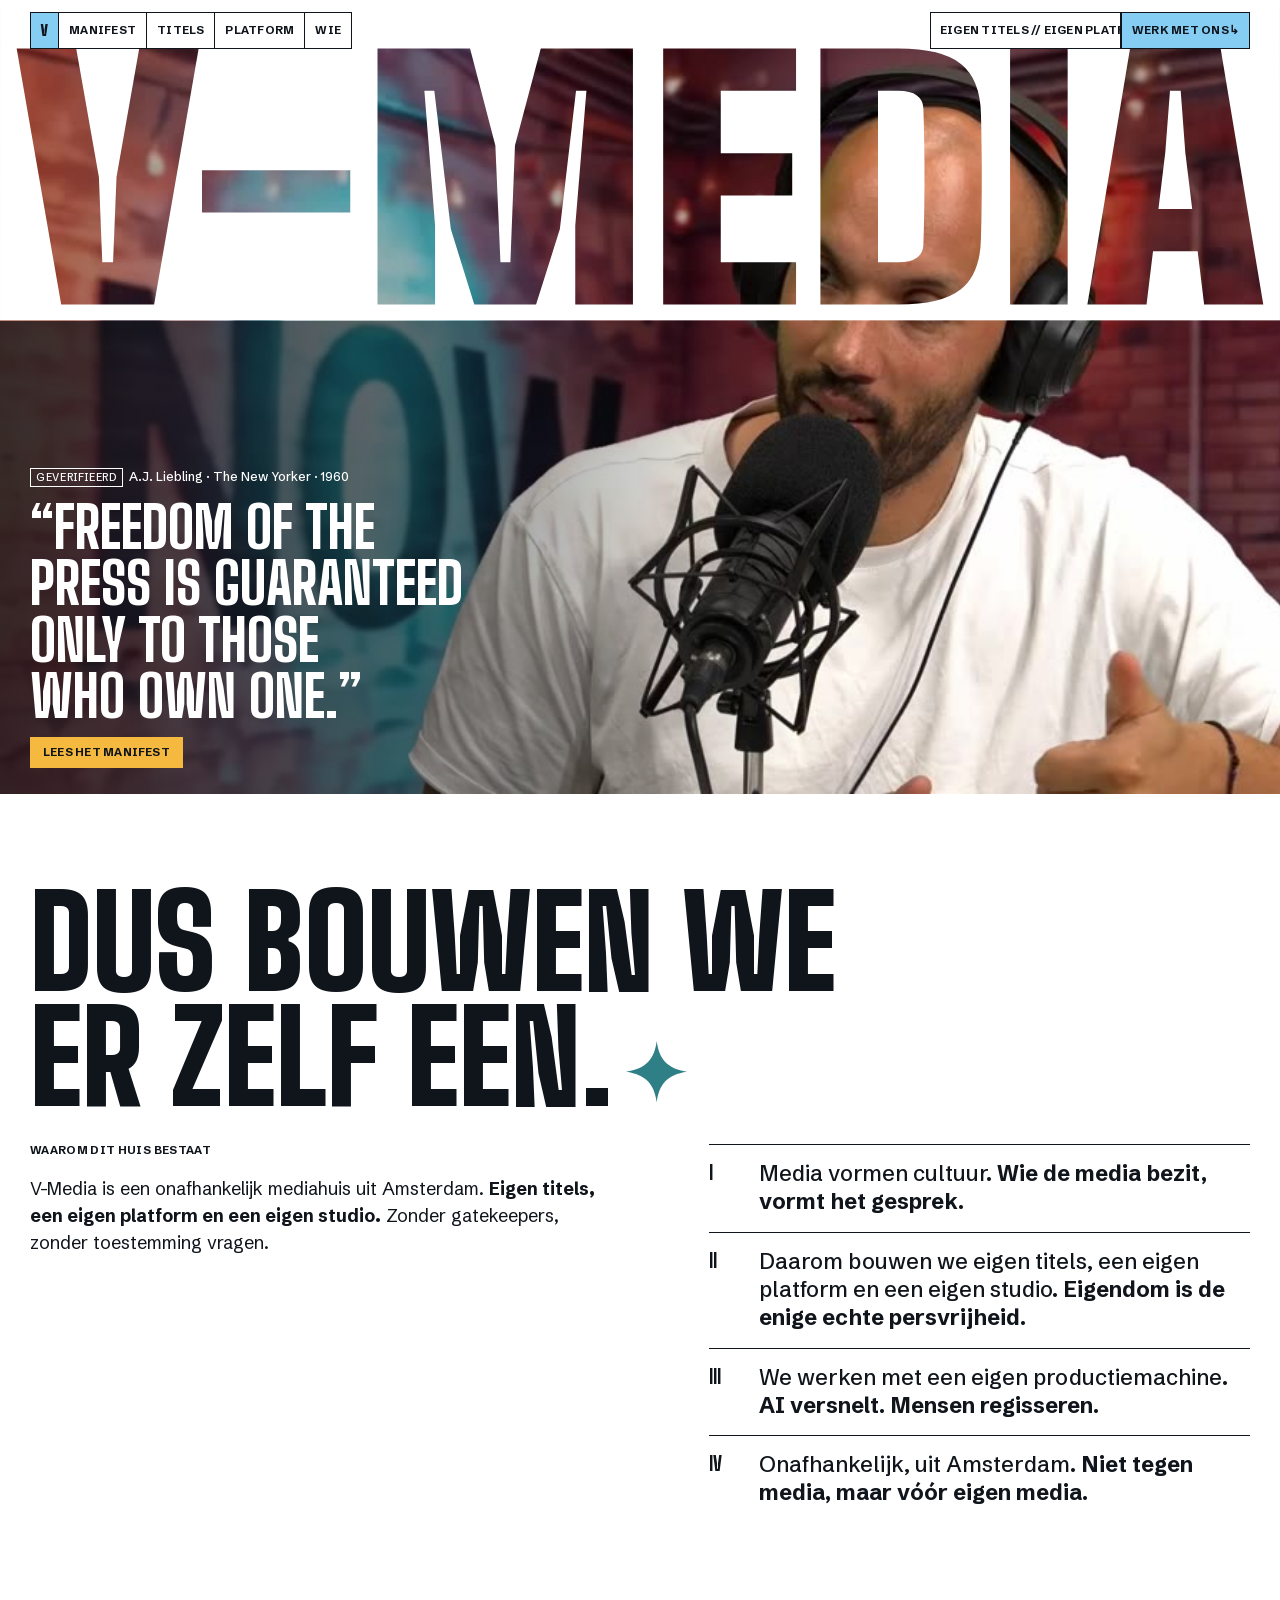
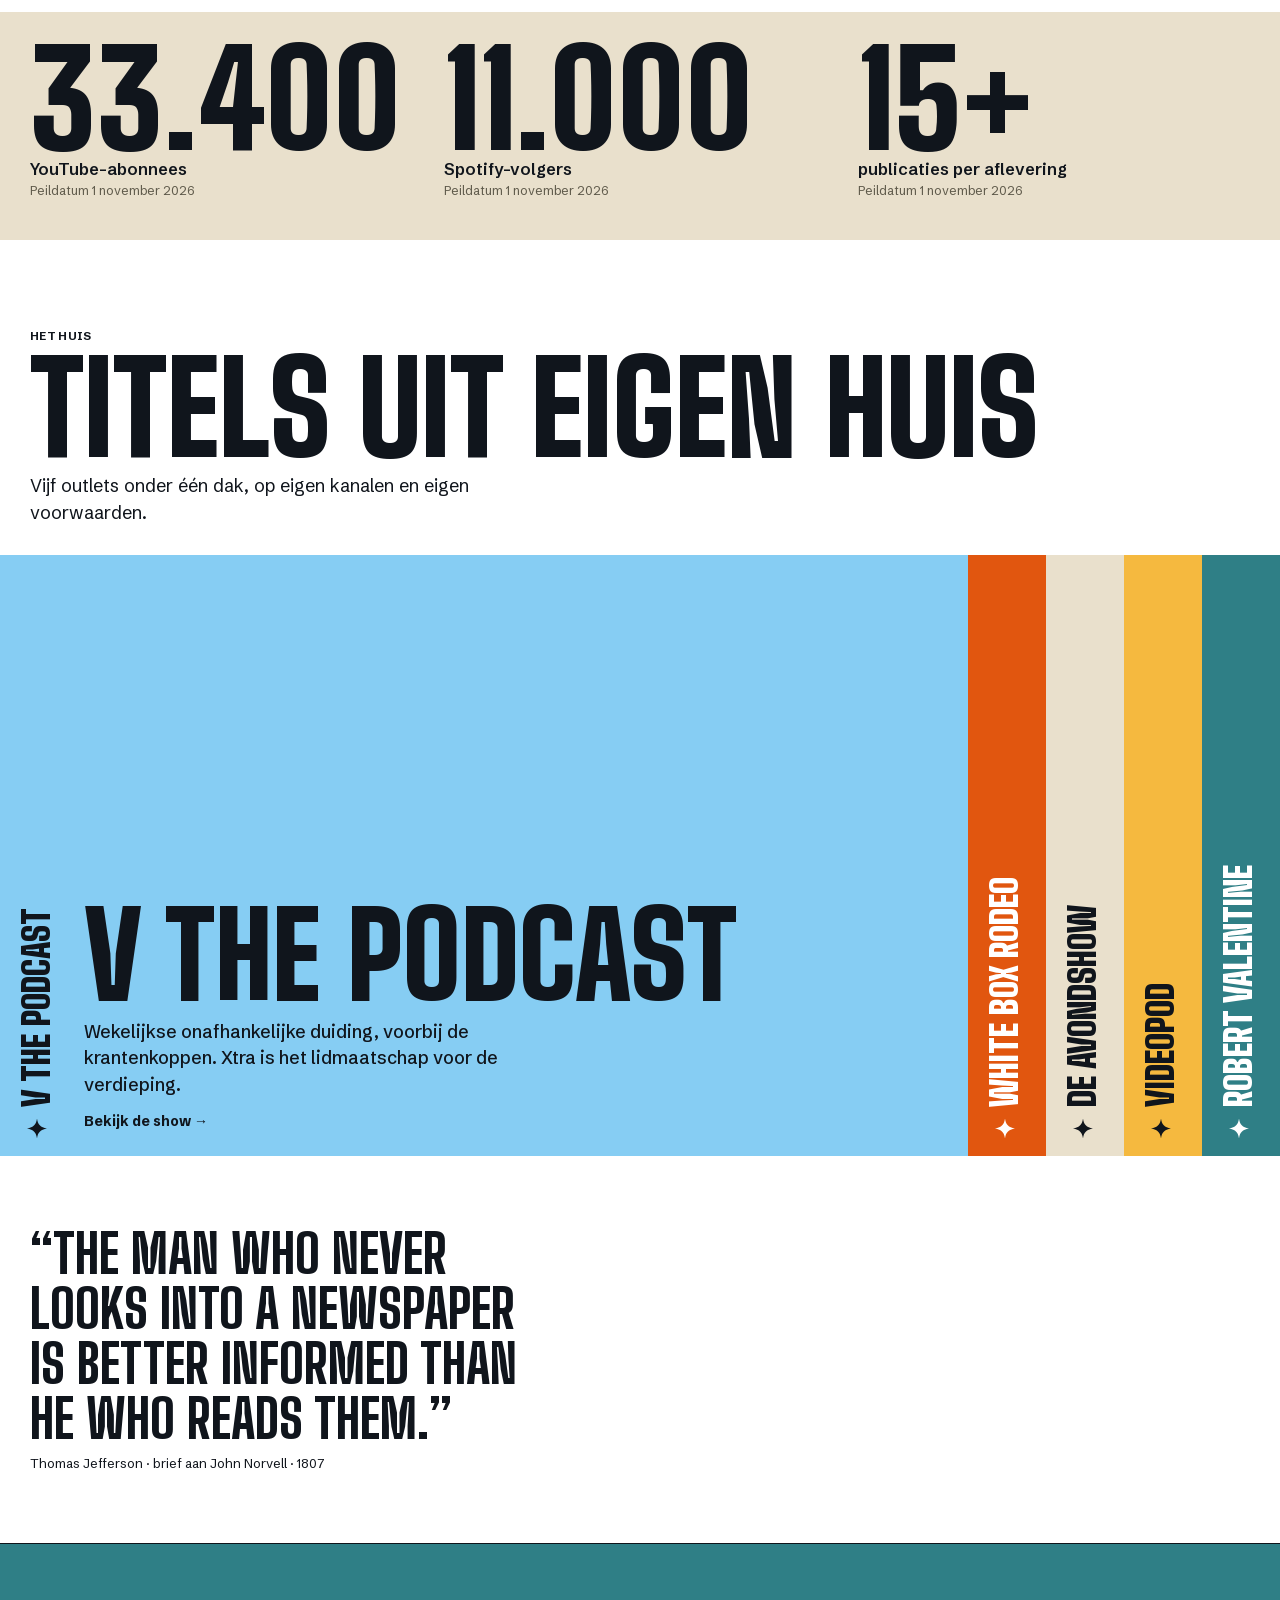
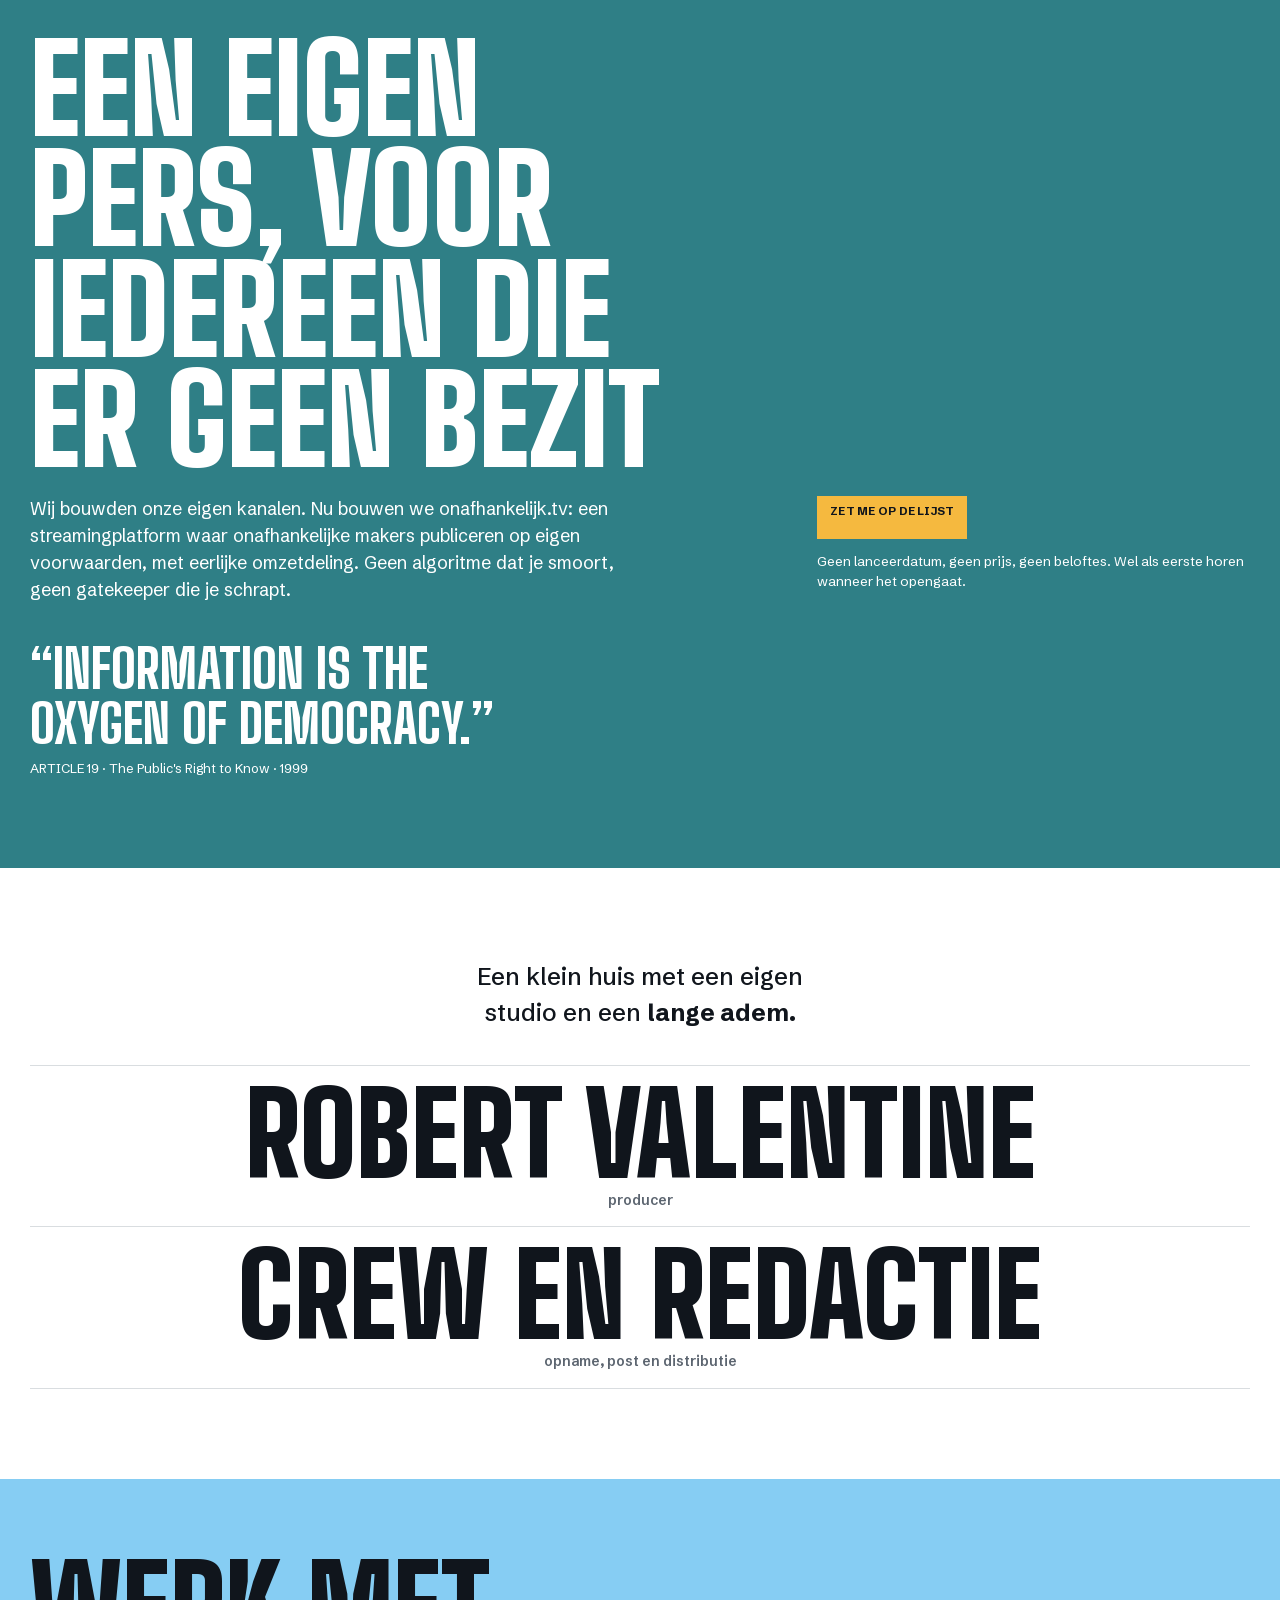
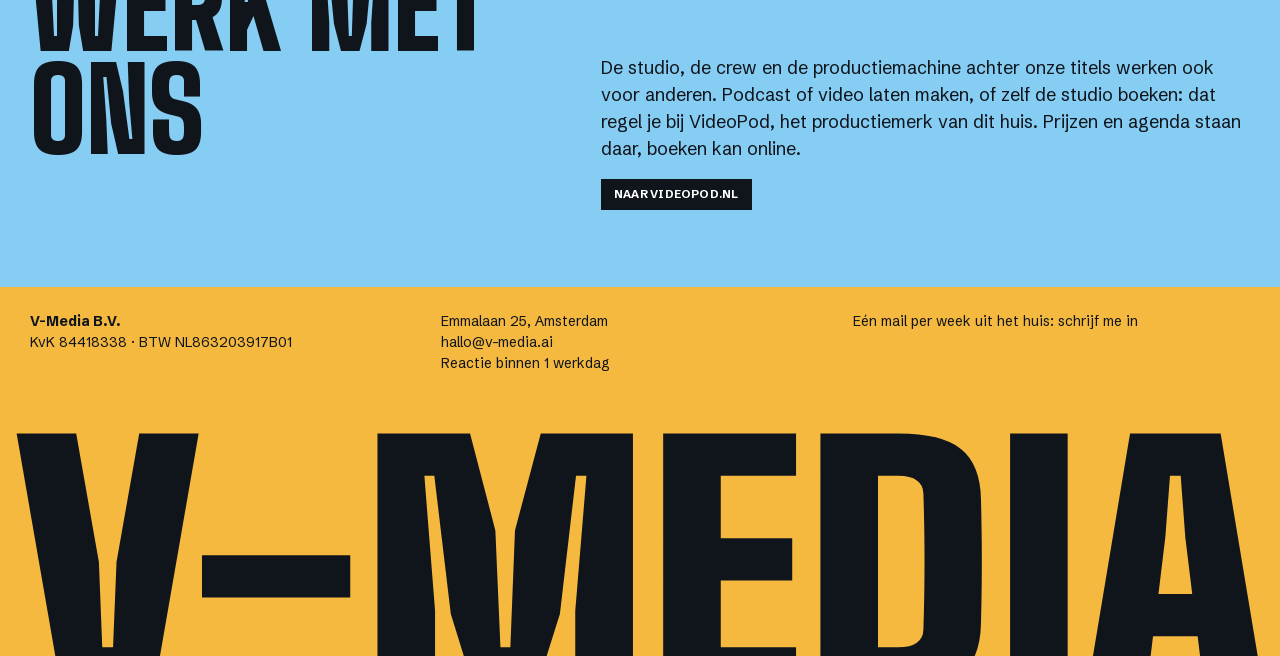
<file: index.html>
<!DOCTYPE html><!--F6g3yu9kIWsGRM1nicBso--><html lang="nl" class="__variable_6f2aa3 __variable_9316d7"><head><meta charSet="utf-8"/><meta name="viewport" content="width=device-width, initial-scale=1"/><link rel="preload" href="/_next/static/media/91601dd83defba07-s.p.woff2" as="font" crossorigin="" type="font/woff2"/><link rel="preload" href="/_next/static/media/d4c34a86ae43ab6e-s.p.woff2" as="font" crossorigin="" type="font/woff2"/><link rel="stylesheet" href="/_next/static/css/16bb70e7c34d61ae.css" data-precedence="next"/><link rel="preload" as="script" fetchPriority="low" href="/_next/static/chunks/webpack-2052fe250820b07d.js"/><script src="/_next/static/chunks/4bd1b696-c023c6e3521b1417.js" async=""></script><script src="/_next/static/chunks/255-2005b055456c798b.js" async=""></script><script src="/_next/static/chunks/main-app-2f49406aa0a2609e.js" async=""></script><script src="/_next/static/chunks/app/page-e783a3a9954fa2d5.js" async=""></script><meta name="next-size-adjust" content=""/><title>V-Media, onafhankelijk mediahuis uit amsterdam</title><meta name="description" content="V-Media is een onafhankelijk mediahuis uit Amsterdam. Eigen titels, een eigen platform en een eigen studio. Zonder gatekeepers, zonder toestemming vragen."/><link rel="canonical" href="https://v-media.ai"/><meta property="og:title" content="V-Media, onafhankelijk mediahuis uit amsterdam"/><meta property="og:description" content="V-Media is een onafhankelijk mediahuis uit Amsterdam. Eigen titels, een eigen platform en een eigen studio. Zonder gatekeepers, zonder toestemming vragen."/><meta property="og:url" content="https://v-media.ai"/><meta property="og:site_name" content="V-Media"/><meta property="og:locale" content="nl_NL"/><meta property="og:type" content="website"/><meta name="twitter:card" content="summary"/><meta name="twitter:title" content="V-Media, onafhankelijk mediahuis uit amsterdam"/><meta name="twitter:description" content="V-Media is een onafhankelijk mediahuis uit Amsterdam. Eigen titels, een eigen platform en een eigen studio. Zonder gatekeepers, zonder toestemming vragen."/><link rel="icon" href="/icon.svg?d27302ccb095b512" type="image/svg+xml" sizes="any"/><script type="application/ld+json">{"@context":"https://schema.org","@graph":[{"@type":"Organization","@id":"https://v-media.ai/#organisatie","name":"V-Media","legalName":"V-Media B.V.","description":"V-Media is een onafhankelijk mediahuis uit Amsterdam. Eigen titels, een eigen platform en een eigen studio. Zonder gatekeepers, zonder toestemming vragen.","url":"https://v-media.ai","email":"hallo@v-media.ai","vatID":"NL863203917B01","identifier":{"@type":"PropertyValue","propertyID":"KvK","value":"84418338"},"address":{"@type":"PostalAddress","streetAddress":"Emmalaan 25","addressLocality":"Amsterdam","addressCountry":"NL"},"sameAs":["https://videopod.nl","https://onafhankelijk.tv","https://whiteboxrodeo.com","https://vforvalentine.com"]},{"@type":"WebSite","@id":"https://v-media.ai/#website","url":"https://v-media.ai","name":"V-Media","inLanguage":"nl-NL","publisher":{"@id":"https://v-media.ai/#organisatie"}}]}</script><script src="/_next/static/chunks/polyfills-42372ed130431b0a.js" noModule=""></script></head><body><div hidden=""><!--$--><!--/$--></div><header class="balk gutter"><nav class="vakjes" aria-label="Hoofdnavigatie"><a class="merk" href="#top" aria-label="V-Media">V</a><a class="opt" href="#manifest">Manifest</a><a href="#titels">Titels</a><a href="#platform">Platform</a><a href="#wie">Wie</a></nav><div class="vakjes"><div class="tik" aria-hidden="true"><span>Eigen titels // Eigen platform // Eigen studio // Eigen titels // Eigen platform // Eigen studio // </span></div><a class="cta" href="#werkmetons">Werk met ons<!-- --> <span aria-hidden="true">↳</span></a></div></header><main><section class="venster" id="top"><video autoPlay="" muted="" loop="" playsInline="" preload="metadata" poster="/hero-poster.jpg" aria-label="Robert Valentine aan het woord op de set van V the Podcast"><source src="/hero-loop.mp4" type="video/mp4"/></video><svg class="masker" viewBox="0 0 1600 392" aria-hidden="true"><defs><mask id="woordmerk"><rect width="1600" height="392" fill="#fff"></rect><text x="16" y="372" font-size="400" textLength="1568" lengthAdjust="spacingAndGlyphs" fill="#000">V-MEDIA</text></mask></defs><rect width="1600" height="392" fill="#fff" mask="url(#woordmerk)"></rect></svg><div class="vensterband gutter"><p class="bron"><span class="vlabel">Geverifieerd</span>A.J. Liebling<!-- --> · <!-- -->The New Yorker<!-- --> · <!-- -->1960</p><h1>“<!-- -->Freedom of the press is guaranteed only to those who own one.<!-- -->”</h1><a class="knop" href="#manifest">Lees het manifest</a></div></section><section class="wat gutter" id="manifest"><p class="ant">Dus bouwen we er zelf een.<svg class="ster" viewBox="0 0 24 24" aria-hidden="true"><path d="M12 0c.9 7 4.1 10.9 12 12-7.9 1.1-11.1 5-12 12-.9-7-4.1-10.9-12-12 7.9-1.1 11.1-5 12-12z"></path></svg></p><div class="intro"><h2 class="label">Waarom dit huis bestaat</h2><p>V-Media<!-- --> <!-- -->is een onafhankelijk mediahuis uit Amsterdam.<!-- --> <strong>Eigen titels, een eigen platform en een eigen studio.</strong> <!-- -->Zonder gatekeepers, zonder toestemming vragen.</p></div><div><div class="stelling"><span>I</span><p>Media vormen cultuur.<!-- --> <b>Wie de media bezit, vormt het gesprek.</b></p></div><div class="stelling"><span>II</span><p>Daarom bouwen we eigen titels, een eigen platform en een eigen studio.<!-- --> <b>Eigendom is de enige echte persvrijheid.</b></p></div><div class="stelling"><span>III</span><p>We werken met een eigen productiemachine.<!-- --> <b>AI versnelt. Mensen regisseren.</b></p></div><div class="stelling"><span>IV</span><p>Onafhankelijk, uit Amsterdam.<!-- --> <b>Niet tegen media, maar vóór eigen media.</b></p></div></div></section><section class="getallen gutter" aria-label="Kerncijfers"><div><b>33.400</b><span>YouTube-abonnees</span><small>Peildatum <!-- -->1 november 2026</small></div><div><b>11.000</b><span>Spotify-volgers</span><small>Peildatum <!-- -->1 november 2026</small></div><div><b>15<!-- -->+</b><span>publicaties per aflevering</span><small>Peildatum <!-- -->1 november 2026</small></div></section><section class="huis" id="titels"><div class="huiskop gutter"><p class="label">Het huis</p><h2>Titels uit eigen huis</h2><p>Vijf outlets onder één dak, op eigen kanalen en eigen voorwaarden.</p></div><div class="tabs"><article class="tab t-lucht open"><button class="tabknop" type="button" aria-expanded="true"><span>V the Podcast</span><svg class="ster" viewBox="0 0 24 24" aria-hidden="true"><path d="M12 0c.9 7 4.1 10.9 12 12-7.9 1.1-11.1 5-12 12-.9-7-4.1-10.9-12-12 7.9-1.1 11.1-5 12-12z"></path></svg></button><div class="tabbody"><p class="tabgroot" aria-hidden="true">V the Podcast</p><p>Wekelijkse onafhankelijke duiding, voorbij de krantenkoppen. Xtra is het lidmaatschap voor de verdieping.</p><a href="https://vforvalentine.com" target="_blank" rel="noopener">Bekijk de show<!-- --> <!-- -->→</a></div></article><article class="tab t-oranje"><button class="tabknop" type="button" aria-expanded="false"><span>White Box Rodeo</span><svg class="ster" viewBox="0 0 24 24" aria-hidden="true"><path d="M12 0c.9 7 4.1 10.9 12 12-7.9 1.1-11.1 5-12 12-.9-7-4.1-10.9-12-12 7.9-1.1 11.1-5 12-12z"></path></svg></button><div class="tabbody"><p class="tabgroot" aria-hidden="true">White Box Rodeo</p><p>Engelstalige podcast met eigen artwork en feed. Internationaal publiek, eigen kleur binnen het huis.</p><a href="https://whiteboxrodeo.com" target="_blank" rel="noopener">Naar whiteboxrodeo.com<!-- --> <!-- -->→</a></div></article><article class="tab t-zand"><button class="tabknop" type="button" aria-expanded="false"><span>De avondshow</span><svg class="ster" viewBox="0 0 24 24" aria-hidden="true"><path d="M12 0c.9 7 4.1 10.9 12 12-7.9 1.1-11.1 5-12 12-.9-7-4.1-10.9-12-12 7.9-1.1 11.1-5 12-12z"></path></svg></button><div class="tabbody"><span class="tabbadge">komt later</span><p class="tabgroot" aria-hidden="true">De avondshow</p><p>Een avondshow over de cultuur van nu. De naam volgt.</p></div></article><article class="tab t-zon"><button class="tabknop" type="button" aria-expanded="false"><span>VideoPod</span><svg class="ster" viewBox="0 0 24 24" aria-hidden="true"><path d="M12 0c.9 7 4.1 10.9 12 12-7.9 1.1-11.1 5-12 12-.9-7-4.1-10.9-12-12 7.9-1.1 11.1-5 12-12z"></path></svg></button><div class="tabbody"><p class="tabgroot" aria-hidden="true">VideoPod</p><p>Podcast- en videoproductie met een eigen studio in Amsterdam. Het productiemerk van dit huis.</p><a href="https://videopod.nl" target="_blank" rel="noopener">Naar videopod.nl<!-- --> <!-- -->→</a></div></article><article class="tab t-zee"><button class="tabknop" type="button" aria-expanded="false"><span>Robert Valentine</span><svg class="ster" viewBox="0 0 24 24" aria-hidden="true"><path d="M12 0c.9 7 4.1 10.9 12 12-7.9 1.1-11.1 5-12 12-.9-7-4.1-10.9-12-12 7.9-1.1 11.1-5 12-12z"></path></svg></button><div class="tabbody"><p class="tabgroot" aria-hidden="true">Robert Valentine</p><p>Eigen posts en video&#x27;s, buiten de shows om.</p><a href="https://www.instagram.com/robertwvalentine/" target="_blank" rel="noopener">Naar Instagram<!-- --> <!-- -->→</a></div></article></div><div class="citaat gutter"><blockquote>“<!-- -->The man who never looks into a newspaper is better informed than he who reads them.<!-- -->”</blockquote><p>Thomas Jefferson · brief aan John Norvell · 1807</p></div></section><section class="plat gutter" id="platform"><h2>Een eigen pers, voor iedereen die er geen bezit</h2><p>Wij bouwden onze eigen kanalen. Nu bouwen we onafhankelijk.tv: een streamingplatform waar onafhankelijke makers publiceren op eigen voorwaarden, met eerlijke omzetdeling. Geen algoritme dat je smoort, geen gatekeeper die je schrapt.</p><div class="platcta"><a class="knop" href="mailto:hallo@v-media.ai?subject=Wachtlijst%20onafhankelijk.tv">Zet me op de lijst</a><p>Geen lanceerdatum, geen prijs, geen beloftes. Wel als eerste horen wanneer het opengaat.</p></div><div class="citaat"><blockquote>“<!-- -->Information is the oxygen of democracy.<!-- -->”</blockquote><p>ARTICLE 19 · The Public&#x27;s Right to Know · 1999</p></div></section><section class="wie gutter" id="wie"><p>Een klein huis met een eigen studio en een<!-- --> <b>lange adem.</b></p><div class="rooster"><div><b>Robert Valentine</b><span>producer</span></div><div><b>Crew en redactie</b><span>opname, post en distributie</span></div></div></section><section class="werk gutter" id="werkmetons"><h2>Werk met ons</h2><p>De studio, de crew en de productiemachine achter onze titels werken ook voor anderen. Podcast of video laten maken, of zelf de studio boeken: dat regel je bij VideoPod, het productiemerk van dit huis. Prijzen en agenda staan daar, boeken kan online.</p><a class="knop" href="https://videopod.nl" target="_blank" rel="noopener">Naar videopod.nl</a></section></main><footer class="slot"><div class="cols gutter"><span><b>V-Media B.V.</b><br/>KvK <!-- -->84418338<!-- --> · BTW <!-- -->NL863203917B01</span><span>Emmalaan 25, Amsterdam<br/><a href="mailto:hallo@v-media.ai">hallo@v-media.ai</a><br/>Reactie binnen 1 werkdag</span><span><a href="mailto:hallo@v-media.ai?subject=Nieuwsbrief%20V-Media">Eén mail per week uit het huis: schrijf me in</a></span></div><svg viewBox="0 0 1600 330" aria-hidden="true"><text x="16" y="372" font-size="400" textLength="1568" lengthAdjust="spacingAndGlyphs">V-MEDIA</text></svg></footer><!--$--><!--/$--><script src="/_next/static/chunks/webpack-2052fe250820b07d.js" id="_R_" async=""></script><script>(self.__next_f=self.__next_f||[]).push([0])</script><script>self.__next_f.push([1,"1:\"$Sreact.fragment\"\n2:I[9766,[],\"\"]\n3:I[8924,[],\"\"]\nf:I[7150,[],\"\"]\n:HL[\"/_next/static/media/91601dd83defba07-s.p.woff2\",\"font\",{\"crossOrigin\":\"\",\"type\":\"font/woff2\"}]\n:HL[\"/_next/static/media/d4c34a86ae43ab6e-s.p.woff2\",\"font\",{\"crossOrigin\":\"\",\"type\":\"font/woff2\"}]\n:HL[\"/_next/static/css/16bb70e7c34d61ae.css\",\"style\"]\n"])</script><script>self.__next_f.push([1,"0:{\"P\":null,\"b\":\"F6g3yu9kIWsGRM1nicBso\",\"p\":\"\",\"c\":[\"\",\"\"],\"i\":false,\"f\":[[[\"\",{\"children\":[\"__PAGE__\",{}]},\"$undefined\",\"$undefined\",true],[\"\",[\"$\",\"$1\",\"c\",{\"children\":[[[\"$\",\"link\",\"0\",{\"rel\":\"stylesheet\",\"href\":\"/_next/static/css/16bb70e7c34d61ae.css\",\"precedence\":\"next\",\"crossOrigin\":\"$undefined\",\"nonce\":\"$undefined\"}]],[\"$\",\"html\",null,{\"lang\":\"nl\",\"className\":\"__variable_6f2aa3 __variable_9316d7\",\"children\":[[\"$\",\"head\",null,{\"children\":[\"$\",\"script\",null,{\"type\":\"application/ld+json\",\"dangerouslySetInnerHTML\":{\"__html\":\"{\\\"@context\\\":\\\"https://schema.org\\\",\\\"@graph\\\":[{\\\"@type\\\":\\\"Organization\\\",\\\"@id\\\":\\\"https://v-media.ai/#organisatie\\\",\\\"name\\\":\\\"V-Media\\\",\\\"legalName\\\":\\\"V-Media B.V.\\\",\\\"description\\\":\\\"V-Media is een onafhankelijk mediahuis uit Amsterdam. Eigen titels, een eigen platform en een eigen studio. Zonder gatekeepers, zonder toestemming vragen.\\\",\\\"url\\\":\\\"https://v-media.ai\\\",\\\"email\\\":\\\"hallo@v-media.ai\\\",\\\"vatID\\\":\\\"NL863203917B01\\\",\\\"identifier\\\":{\\\"@type\\\":\\\"PropertyValue\\\",\\\"propertyID\\\":\\\"KvK\\\",\\\"value\\\":\\\"84418338\\\"},\\\"address\\\":{\\\"@type\\\":\\\"PostalAddress\\\",\\\"streetAddress\\\":\\\"Emmalaan 25\\\",\\\"addressLocality\\\":\\\"Amsterdam\\\",\\\"addressCountry\\\":\\\"NL\\\"},\\\"sameAs\\\":[\\\"https://videopod.nl\\\",\\\"https://onafhankelijk.tv\\\",\\\"https://whiteboxrodeo.com\\\",\\\"https://vforvalentine.com\\\"]},{\\\"@type\\\":\\\"WebSite\\\",\\\"@id\\\":\\\"https://v-media.ai/#website\\\",\\\"url\\\":\\\"https://v-media.ai\\\",\\\"name\\\":\\\"V-Media\\\",\\\"inLanguage\\\":\\\"nl-NL\\\",\\\"publisher\\\":{\\\"@id\\\":\\\"https://v-media.ai/#organisatie\\\"}}]}\"}}]}],[\"$\",\"body\",null,{\"children\":[\"$\",\"$L2\",null,{\"parallelRouterKey\":\"children\",\"error\":\"$undefined\",\"errorStyles\":\"$undefined\",\"errorScripts\":\"$undefined\",\"template\":[\"$\",\"$L3\",null,{}],\"templateStyles\":\"$undefined\",\"templateScripts\":\"$undefined\",\"notFound\":[[\"$\",\"main\",null,{\"className\":\"werk apart gutter\",\"children\":[[\"$\",\"h1\",null,{\"children\":\"Deze pagina bestaat niet\"}],[\"$\",\"p\",null,{\"children\":\"Het adres klopt niet of de pagina staat er niet meer. Op de homepage vind je onze titels, het platform en de studio.\"}],[\"$\",\"a\",null,{\"className\":\"knop\",\"href\":\"/\",\"children\":\"Naar de homepage\"}]]}],[]],\"forbidden\":\"$undefined\",\"unauthorized\":\"$undefined\"}]}]]}]]}],{\"children\":[\"__PAGE__\",[\"$\",\"$1\",\"c\",{\"children\":[[[\"$\",\"header\",null,{\"className\":\"balk gutter\",\"children\":[[\"$\",\"nav\",null,{\"className\":\"vakjes\",\"aria-label\":\"Hoofdnavigatie\",\"children\":[[\"$\",\"a\",null,{\"className\":\"merk\",\"href\":\"#top\",\"aria-label\":\"V-Media\",\"children\":\"V\"}],[\"$\",\"a\",null,{\"className\":\"opt\",\"href\":\"#manifest\",\"children\":\"Manifest\"}],[\"$\",\"a\",null,{\"href\":\"#titels\",\"children\":\"Titels\"}],[\"$\",\"a\",null,{\"href\":\"#platform\",\"children\":\"Platform\"}],[\"$\",\"a\",null,{\"href\":\"#wie\",\"children\":\"Wie\"}]]}],[\"$\",\"div\",null,{\"className\":\"vakjes\",\"children\":[[\"$\",\"div\",null,{\"className\":\"tik\",\"aria-hidden\":\"true\",\"children\":[\"$\",\"span\",null,{\"children\":\"Eigen titels // Eigen platform // Eigen studio // Eigen titels // Eigen platform // Eigen studio // \"}]}],[\"$\",\"a\",null,{\"className\":\"cta\",\"href\":\"#werkmetons\",\"children\":[\"Werk met ons\",\" \",[\"$\",\"span\",null,{\"aria-hidden\":\"true\",\"children\":\"↳\"}]]}]]}]]}],[\"$\",\"main\",null,{\"children\":[[\"$\",\"section\",null,{\"className\":\"venster\",\"id\":\"top\",\"children\":[[\"$\",\"video\",null,{\"autoPlay\":true,\"muted\":true,\"loop\":true,\"playsInline\":true,\"preload\":\"metadata\",\"poster\":\"/hero-poster.jpg\",\"aria-label\":\"Robert Valentine aan het woord op de set van V the Podcast\",\"children\":[\"$\",\"source\",null,{\"src\":\"/hero-loop.mp4\",\"type\":\"video/mp4\"}]}],[\"$\",\"svg\",null,{\"className\":\"masker\",\"viewBox\":\"0 0 1600 392\",\"aria-hidden\":\"true\",\"children\":[[\"$\",\"defs\",null,{\"children\":[\"$\",\"mask\",null,{\"id\":\"woordmerk\",\"children\":[[\"$\",\"rect\",null,{\"width\":\"1600\",\"height\":\"392\",\"fill\":\"#fff\"}],[\"$\",\"text\",null,{\"x\":\"16\",\"y\":\"372\",\"fontSize\":\"400\",\"textLength\":\"1568\",\"lengthAdjust\":\"spacingAndGlyphs\",\"fill\":\"#000\",\"children\":\"V-MEDIA\"}]]}]}],[\"$\",\"rect\",null,{\"width\":\"1600\",\"height\":\"392\",\"fill\":\"#fff\",\"mask\":\"url(#woordmerk)\"}]]}],[\"$\",\"div\",null,{\"className\":\"vensterband gutter\",\"children\":[[\"$\",\"p\",null,{\"className\":\"bron\",\"children\":[[\"$\",\"span\",null,{\"className\":\"vlabel\",\"children\":\"Geverifieerd\"}],\"A.J. Liebling\",\" · \",\"The New Yorker\",\" · \",1960]}],[\"$\",\"h1\",null,{\"children\":[\"“\",\"Freedom of the press is guaranteed only to those who own one.\",\"”\"]}],[\"$\",\"a\",null,{\"className\":\"knop\",\"href\":\"#manifest\",\"children\":\"Lees het manifest\"}]]}]]}],[\"$\",\"section\",null,{\"className\":\"wat gutter\",\"id\":\"manifest\",\"children\":[[\"$\",\"p\",null,{\"className\":\"ant\",\"children\":[\"Dus bouwen we er zelf een.\",[\"$\",\"svg\",null,{\"className\":\"ster\",\"viewBox\":\"0 0 24 24\",\"aria-hidden\":\"true\",\"children\":[\"$\",\"path\",null,{\"d\":\"M12 0c.9 7 4.1 10.9 12 12-7.9 1.1-11.1 5-12 12-.9-7-4.1-10.9-12-12 7.9-1.1 11.1-5 12-12z\"}]}]]}],\"$L4\",\"$L5\"]}],\"$L6\",\"$L7\",\"$L8\",\"$L9\",\"$La\"]}],\"$Lb\",\"$Lc\"],null,\"$Ld\"]}],{},null,false]},null,false],\"$Le\",false]],\"m\":\"$undefined\",\"G\":[\"$f\",[]],\"s\":false,\"S\":true}\n"])</script><script>self.__next_f.push([1,"10:I[9098,[\"974\",\"static/chunks/app/page-e783a3a9954fa2d5.js\"],\"OutletTabs\"]\n11:I[364,[\"974\",\"static/chunks/app/page-e783a3a9954fa2d5.js\"],\"Effects\"]\n12:I[4431,[],\"OutletBoundary\"]\n14:I[5278,[],\"AsyncMetadataOutlet\"]\n16:I[4431,[],\"ViewportBoundary\"]\n18:I[4431,[],\"MetadataBoundary\"]\n19:\"$Sreact.suspense\"\n4:[\"$\",\"div\",null,{\"className\":\"intro\",\"children\":[[\"$\",\"h2\",null,{\"className\":\"label\",\"children\":\"Waarom dit huis bestaat\"}],[\"$\",\"p\",null,{\"children\":[\"V-Media\",\" \",\"is een onafhankelijk mediahuis uit Amsterdam.\",\" \",[\"$\",\"strong\",null,{\"children\":\"Eigen titels, een eigen platform en een eigen studio.\"}],\" \",\"Zonder gatekeepers, zonder toestemming vragen.\"]}]]}]\n"])</script><script>self.__next_f.push([1,"5:[\"$\",\"div\",null,{\"children\":[[\"$\",\"div\",\"I\",{\"className\":\"stelling\",\"children\":[[\"$\",\"span\",null,{\"children\":\"I\"}],[\"$\",\"p\",null,{\"children\":[\"Media vormen cultuur.\",\" \",[\"$\",\"b\",null,{\"children\":\"Wie de media bezit, vormt het gesprek.\"}]]}]]}],[\"$\",\"div\",\"II\",{\"className\":\"stelling\",\"children\":[[\"$\",\"span\",null,{\"children\":\"II\"}],[\"$\",\"p\",null,{\"children\":[\"Daarom bouwen we eigen titels, een eigen platform en een eigen studio.\",\" \",[\"$\",\"b\",null,{\"children\":\"Eigendom is de enige echte persvrijheid.\"}]]}]]}],[\"$\",\"div\",\"III\",{\"className\":\"stelling\",\"children\":[[\"$\",\"span\",null,{\"children\":\"III\"}],[\"$\",\"p\",null,{\"children\":[\"We werken met een eigen productiemachine.\",\" \",[\"$\",\"b\",null,{\"children\":\"AI versnelt. Mensen regisseren.\"}]]}]]}],[\"$\",\"div\",\"IV\",{\"className\":\"stelling\",\"children\":[[\"$\",\"span\",null,{\"children\":\"IV\"}],[\"$\",\"p\",null,{\"children\":[\"Onafhankelijk, uit Amsterdam.\",\" \",[\"$\",\"b\",null,{\"children\":\"Niet tegen media, maar vóór eigen media.\"}]]}]]}]]}]\n"])</script><script>self.__next_f.push([1,"6:[\"$\",\"section\",null,{\"className\":\"getallen gutter\",\"aria-label\":\"Kerncijfers\",\"children\":[[\"$\",\"div\",\"YouTube-abonnees\",{\"children\":[[\"$\",\"b\",null,{\"children\":[\"33.400\",\"\"]}],[\"$\",\"span\",null,{\"children\":\"YouTube-abonnees\"}],[\"$\",\"small\",null,{\"children\":[\"Peildatum \",\"1 november 2026\"]}]]}],[\"$\",\"div\",\"Spotify-volgers\",{\"children\":[[\"$\",\"b\",null,{\"children\":[\"11.000\",\"\"]}],[\"$\",\"span\",null,{\"children\":\"Spotify-volgers\"}],[\"$\",\"small\",null,{\"children\":[\"Peildatum \",\"1 november 2026\"]}]]}],[\"$\",\"div\",\"publicaties per aflevering\",{\"children\":[[\"$\",\"b\",null,{\"children\":[\"15\",\"+\"]}],[\"$\",\"span\",null,{\"children\":\"publicaties per aflevering\"}],[\"$\",\"small\",null,{\"children\":[\"Peildatum \",\"1 november 2026\"]}]]}]]}]\n"])</script><script>self.__next_f.push([1,"7:[\"$\",\"section\",null,{\"className\":\"huis\",\"id\":\"titels\",\"children\":[[\"$\",\"div\",null,{\"className\":\"huiskop gutter\",\"children\":[[\"$\",\"p\",null,{\"className\":\"label\",\"children\":\"Het huis\"}],[\"$\",\"h2\",null,{\"children\":\"Titels uit eigen huis\"}],[\"$\",\"p\",null,{\"children\":\"Vijf outlets onder één dak, op eigen kanalen en eigen voorwaarden.\"}]]}],[\"$\",\"$L10\",null,{\"titels\":[{\"slug\":\"v-the-podcast\",\"naam\":\"V the Podcast\",\"omschrijving\":\"Wekelijkse onafhankelijke duiding, voorbij de krantenkoppen. Xtra is het lidmaatschap voor de verdieping.\",\"linkLabel\":\"Bekijk de show\",\"url\":\"https://vforvalentine.com\",\"kleur\":\"lucht\"},{\"slug\":\"white-box-rodeo\",\"naam\":\"White Box Rodeo\",\"omschrijving\":\"Engelstalige podcast met eigen artwork en feed. Internationaal publiek, eigen kleur binnen het huis.\",\"linkLabel\":\"Naar whiteboxrodeo.com\",\"url\":\"https://whiteboxrodeo.com\",\"kleur\":\"oranje\"},{\"slug\":\"avondshow\",\"naam\":\"De avondshow\",\"badge\":\"komt later\",\"omschrijving\":\"Een avondshow over de cultuur van nu. De naam volgt.\",\"kleur\":\"zand\"},{\"slug\":\"videopod\",\"naam\":\"VideoPod\",\"omschrijving\":\"Podcast- en videoproductie met een eigen studio in Amsterdam. Het productiemerk van dit huis.\",\"linkLabel\":\"Naar videopod.nl\",\"url\":\"https://videopod.nl\",\"kleur\":\"zon\"},{\"slug\":\"robert-valentine\",\"naam\":\"Robert Valentine\",\"omschrijving\":\"Eigen posts en video's, buiten de shows om.\",\"linkLabel\":\"Naar Instagram\",\"url\":\"https://www.instagram.com/robertwvalentine/\",\"kleur\":\"zee\"}]}],[\"$\",\"div\",null,{\"className\":\"citaat gutter\",\"children\":[[\"$\",\"blockquote\",null,{\"children\":[\"“\",\"The man who never looks into a newspaper is better informed than he who reads them.\",\"”\"]}],[\"$\",\"p\",null,{\"children\":\"Thomas Jefferson · brief aan John Norvell · 1807\"}]]}]]}]\n"])</script><script>self.__next_f.push([1,"8:[\"$\",\"section\",null,{\"className\":\"plat gutter\",\"id\":\"platform\",\"children\":[[\"$\",\"h2\",null,{\"children\":\"Een eigen pers, voor iedereen die er geen bezit\"}],[\"$\",\"p\",null,{\"children\":\"Wij bouwden onze eigen kanalen. Nu bouwen we onafhankelijk.tv: een streamingplatform waar onafhankelijke makers publiceren op eigen voorwaarden, met eerlijke omzetdeling. Geen algoritme dat je smoort, geen gatekeeper die je schrapt.\"}],[\"$\",\"div\",null,{\"className\":\"platcta\",\"children\":[[\"$\",\"a\",null,{\"className\":\"knop\",\"href\":\"mailto:hallo@v-media.ai?subject=Wachtlijst%20onafhankelijk.tv\",\"children\":\"Zet me op de lijst\"}],[\"$\",\"p\",null,{\"children\":\"Geen lanceerdatum, geen prijs, geen beloftes. Wel als eerste horen wanneer het opengaat.\"}]]}],[\"$\",\"div\",null,{\"className\":\"citaat\",\"children\":[[\"$\",\"blockquote\",null,{\"children\":[\"“\",\"Information is the oxygen of democracy.\",\"”\"]}],[\"$\",\"p\",null,{\"children\":\"ARTICLE 19 · The Public's Right to Know · 1999\"}]]}]]}]\n"])</script><script>self.__next_f.push([1,"9:[\"$\",\"section\",null,{\"className\":\"wie gutter\",\"id\":\"wie\",\"children\":[[\"$\",\"p\",null,{\"children\":[\"Een klein huis met een eigen studio en een\",\" \",[\"$\",\"b\",null,{\"children\":\"lange adem.\"}]]}],[\"$\",\"div\",null,{\"className\":\"rooster\",\"children\":[[\"$\",\"div\",\"Robert Valentine\",{\"children\":[[\"$\",\"b\",null,{\"children\":\"Robert Valentine\"}],[\"$\",\"span\",null,{\"children\":\"producer\"}]]}],[\"$\",\"div\",\"Crew en redactie\",{\"children\":[[\"$\",\"b\",null,{\"children\":\"Crew en redactie\"}],[\"$\",\"span\",null,{\"children\":\"opname, post en distributie\"}]]}]]}]]}]\na:[\"$\",\"section\",null,{\"className\":\"werk gutter\",\"id\":\"werkmetons\",\"children\":[[\"$\",\"h2\",null,{\"children\":\"Werk met ons\"}],[\"$\",\"p\",null,{\"children\":\"De studio, de crew en de productiemachine achter onze titels werken ook voor anderen. Podcast of video laten maken, of zelf de studio boeken: dat regel je bij VideoPod, het productiemerk van dit huis. Prijzen en agenda staan daar, boeken kan online.\"}],[\"$\",\"a\",null,{\"className\":\"knop\",\"href\":\"https://videopod.nl\",\"target\":\"_blank\",\"rel\":\"noopener\",\"children\":\"Naar videopod.nl\"}]]}]\n"])</script><script>self.__next_f.push([1,"b:[\"$\",\"footer\",null,{\"className\":\"slot\",\"children\":[[\"$\",\"div\",null,{\"className\":\"cols gutter\",\"children\":[[\"$\",\"span\",null,{\"children\":[[\"$\",\"b\",null,{\"children\":\"V-Media B.V.\"}],[\"$\",\"br\",null,{}],\"KvK \",\"84418338\",\" · BTW \",\"NL863203917B01\"]}],[\"$\",\"span\",null,{\"children\":[\"Emmalaan 25, Amsterdam\",[\"$\",\"br\",null,{}],[\"$\",\"a\",null,{\"href\":\"mailto:hallo@v-media.ai\",\"children\":\"hallo@v-media.ai\"}],[\"$\",\"br\",null,{}],\"Reactie binnen 1 werkdag\"]}],[\"$\",\"span\",null,{\"children\":[\"$\",\"a\",null,{\"href\":\"mailto:hallo@v-media.ai?subject=Nieuwsbrief%20V-Media\",\"children\":\"Eén mail per week uit het huis: schrijf me in\"}]}]]}],[\"$\",\"svg\",null,{\"viewBox\":\"0 0 1600 330\",\"aria-hidden\":\"true\",\"children\":[\"$\",\"text\",null,{\"x\":\"16\",\"y\":\"372\",\"fontSize\":\"400\",\"textLength\":\"1568\",\"lengthAdjust\":\"spacingAndGlyphs\",\"children\":\"V-MEDIA\"}]}]]}]\n"])</script><script>self.__next_f.push([1,"c:[\"$\",\"$L11\",null,{}]\nd:[\"$\",\"$L12\",null,{\"children\":[\"$L13\",[\"$\",\"$L14\",null,{\"promise\":\"$@15\"}]]}]\ne:[\"$\",\"$1\",\"h\",{\"children\":[null,[[\"$\",\"$L16\",null,{\"children\":\"$L17\"}],[\"$\",\"meta\",null,{\"name\":\"next-size-adjust\",\"content\":\"\"}]],[\"$\",\"$L18\",null,{\"children\":[\"$\",\"div\",null,{\"hidden\":true,\"children\":[\"$\",\"$19\",null,{\"fallback\":null,\"children\":\"$L1a\"}]}]}]]}]\n"])</script><script>self.__next_f.push([1,"17:[[\"$\",\"meta\",\"0\",{\"charSet\":\"utf-8\"}],[\"$\",\"meta\",\"1\",{\"name\":\"viewport\",\"content\":\"width=device-width, initial-scale=1\"}]]\n13:null\n"])</script><script>self.__next_f.push([1,"1b:I[622,[],\"IconMark\"]\n"])</script><script>self.__next_f.push([1,"15:{\"metadata\":[[\"$\",\"title\",\"0\",{\"children\":\"V-Media, onafhankelijk mediahuis uit amsterdam\"}],[\"$\",\"meta\",\"1\",{\"name\":\"description\",\"content\":\"V-Media is een onafhankelijk mediahuis uit Amsterdam. Eigen titels, een eigen platform en een eigen studio. Zonder gatekeepers, zonder toestemming vragen.\"}],[\"$\",\"link\",\"2\",{\"rel\":\"canonical\",\"href\":\"https://v-media.ai\"}],[\"$\",\"meta\",\"3\",{\"property\":\"og:title\",\"content\":\"V-Media, onafhankelijk mediahuis uit amsterdam\"}],[\"$\",\"meta\",\"4\",{\"property\":\"og:description\",\"content\":\"V-Media is een onafhankelijk mediahuis uit Amsterdam. Eigen titels, een eigen platform en een eigen studio. Zonder gatekeepers, zonder toestemming vragen.\"}],[\"$\",\"meta\",\"5\",{\"property\":\"og:url\",\"content\":\"https://v-media.ai\"}],[\"$\",\"meta\",\"6\",{\"property\":\"og:site_name\",\"content\":\"V-Media\"}],[\"$\",\"meta\",\"7\",{\"property\":\"og:locale\",\"content\":\"nl_NL\"}],[\"$\",\"meta\",\"8\",{\"property\":\"og:type\",\"content\":\"website\"}],[\"$\",\"meta\",\"9\",{\"name\":\"twitter:card\",\"content\":\"summary\"}],[\"$\",\"meta\",\"10\",{\"name\":\"twitter:title\",\"content\":\"V-Media, onafhankelijk mediahuis uit amsterdam\"}],[\"$\",\"meta\",\"11\",{\"name\":\"twitter:description\",\"content\":\"V-Media is een onafhankelijk mediahuis uit Amsterdam. Eigen titels, een eigen platform en een eigen studio. Zonder gatekeepers, zonder toestemming vragen.\"}],[\"$\",\"link\",\"12\",{\"rel\":\"icon\",\"href\":\"/icon.svg?d27302ccb095b512\",\"type\":\"image/svg+xml\",\"sizes\":\"any\"}],[\"$\",\"$L1b\",\"13\",{}]],\"error\":null,\"digest\":\"$undefined\"}\n"])</script><script>self.__next_f.push([1,"1a:\"$15:metadata\"\n"])</script></body></html>
</file>
<file: _next/static/css/16bb70e7c34d61ae.css>
@font-face{font-family:disp;src:url(/_next/static/media/d4c34a86ae43ab6e-s.p.woff2) format("woff2");font-display:swap;font-weight:700 900}@font-face{font-family:disp Fallback;src:local("Arial");ascent-override:183.44%;descent-override:39.71%;line-gap-override:0.00%;size-adjust:53.64%}.__className_6f2aa3{font-family:disp,disp Fallback}.__variable_6f2aa3{--font-disp:"disp","disp Fallback"}@font-face{font-family:tekst;src:url(/_next/static/media/91601dd83defba07-s.p.woff2) format("woff2");font-display:swap;font-weight:400 700}@font-face{font-family:tekst Fallback;src:local("Arial");ascent-override:92.54%;descent-override:24.43%;line-gap-override:0.00%;size-adjust:105.53%}.__className_9316d7{font-family:tekst,tekst Fallback}.__variable_9316d7{--font-tekst:"tekst","tekst Fallback"}

/*! tailwindcss v4.3.3 | MIT License | https://tailwindcss.com */@layer theme{:host,:root{--font-sans:-apple-system,BlinkMacSystemFont,"Segoe UI",Roboto,"Helvetica Neue","Noto Sans",Arial,sans-serif,"Apple Color Emoji","Segoe UI Emoji","Segoe UI Symbol","Noto Color Emoji";--font-mono:ui-monospace,SFMono-Regular,Menlo,Monaco,Consolas,"Liberation Mono","Courier New",monospace;--default-font-family:var(--font-sans);--default-mono-font-family:var(--font-mono)}}@layer base{*,::backdrop,:after,:before{box-sizing:border-box;border:0 solid;margin:0;padding:0}::file-selector-button{box-sizing:border-box;border:0 solid;margin:0;padding:0}:host,html{-webkit-text-size-adjust:100%;tab-size:4;line-height:1.5;font-family:var(--default-font-family,-apple-system,BlinkMacSystemFont,"Segoe UI",Roboto,"Helvetica Neue","Noto Sans",Arial,sans-serif,"Apple Color Emoji","Segoe UI Emoji","Segoe UI Symbol","Noto Color Emoji");font-feature-settings:var(--default-font-feature-settings,normal);font-variation-settings:var(--default-font-variation-settings,normal);-webkit-tap-highlight-color:transparent}hr{height:0;color:inherit;border-top-width:1px}abbr:where([title]){-webkit-text-decoration:underline dotted;text-decoration:underline dotted}h1,h2,h3,h4,h5,h6{font-size:inherit;font-weight:inherit}a{color:inherit;-webkit-text-decoration:inherit;text-decoration:inherit}b,strong{font-weight:bolder}code,kbd,pre,samp{font-family:var(--default-mono-font-family,ui-monospace,SFMono-Regular,Menlo,Monaco,Consolas,"Liberation Mono","Courier New",monospace);font-feature-settings:var(--default-mono-font-feature-settings,normal);font-variation-settings:var(--default-mono-font-variation-settings,normal);font-size:1em}small{font-size:80%}sub,sup{vertical-align:baseline;font-size:75%;line-height:0;position:relative}sub{bottom:-.25em}sup{top:-.5em}table{text-indent:0;border-color:inherit;border-collapse:collapse}:-moz-focusring:where(:not(iframe)){outline:auto}progress{vertical-align:baseline}summary{display:list-item}menu,ol,ul{list-style:none}audio,canvas,embed,iframe,img,object,svg,video{vertical-align:middle;display:block}img,video{max-width:100%;height:auto}button,input,optgroup,select,textarea{font:inherit;font-feature-settings:inherit;font-variation-settings:inherit;letter-spacing:inherit;color:inherit;opacity:1;background-color:#0000;border-radius:0}::file-selector-button{font:inherit;font-feature-settings:inherit;font-variation-settings:inherit;letter-spacing:inherit;color:inherit;opacity:1;background-color:#0000;border-radius:0}:where(select:is([multiple],[size])) optgroup{font-weight:bolder}:where(select:is([multiple],[size])) optgroup option{padding-inline-start:20px}::file-selector-button{margin-inline-end:4px}::placeholder{opacity:1}@supports (not ((-webkit-appearance:-apple-pay-button))) or (contain-intrinsic-size:1px){::placeholder{color:currentColor}@supports (color:color-mix(in lab,red,red)){::placeholder{color:color-mix(in oklab,currentcolor 50%,transparent)}}}textarea{resize:vertical}::-webkit-search-decoration{-webkit-appearance:none}::-webkit-date-and-time-value{min-height:1lh;text-align:inherit}::-webkit-datetime-edit{display:inline-flex}::-webkit-datetime-edit-fields-wrapper{padding:0}::-webkit-datetime-edit,::-webkit-datetime-edit-year-field{padding-block:0}::-webkit-datetime-edit-day-field,::-webkit-datetime-edit-month-field{padding-block:0}::-webkit-datetime-edit-hour-field,::-webkit-datetime-edit-minute-field{padding-block:0}::-webkit-datetime-edit-millisecond-field,::-webkit-datetime-edit-second-field{padding-block:0}::-webkit-datetime-edit-meridiem-field{padding-block:0}::-webkit-calendar-picker-indicator{line-height:1}:-moz-ui-invalid{box-shadow:none}button,input:where([type=button],[type=reset],[type=submit]){appearance:button}::file-selector-button{appearance:button}::-webkit-inner-spin-button,::-webkit-outer-spin-button{height:auto}[hidden]:where(:not([hidden=until-found])){display:none!important}}@layer components;@layer utilities{.absolute{position:absolute}}:root{--wit:#fff;--inkt:#10151c;--grijs:#5c6570;--lijn:#d9dde0;--lucht:#86cdf3;--zee:#2f7f86;--zon:#f5b93f;--zand:#e9e0cc;--oranje:#e1560f;--disp:var(--font-disp),"Arial Narrow",Impact,sans-serif;--tekst:var(--font-tekst),"Helvetica Neue",Arial,sans-serif}html{scroll-behavior:smooth}body{background:var(--wit);color:var(--inkt);font:400 16.5px/1.5 var(--tekst);-webkit-font-smoothing:antialiased;margin:0;overflow-x:clip}a{color:inherit}section{scroll-margin-top:64px}:focus-visible{outline-offset:3px;outline:2px solid}.gutter{padding-left:max(18px,env(safe-area-inset-left,0px));padding-right:max(18px,env(safe-area-inset-right,0px))}.sr{clip-path:inset(50%);white-space:nowrap;width:1px;height:1px;position:absolute;overflow:hidden}.balk{z-index:20;pointer-events:none;justify-content:space-between;gap:10px;padding-block:12px;display:flex;position:sticky;top:0}.balk>*{pointer-events:auto}.vakjes{background:var(--wit);border:1.5px solid var(--inkt);font:700 11px/1 var(--tekst);text-transform:uppercase;letter-spacing:.02em;display:flex}.vakjes a{white-space:nowrap;border-left:1.5px solid var(--inkt);align-items:center;padding:10px 8px;text-decoration:none;display:flex}.vakjes a:first-child{border-left:0}.vakjes a:hover{background:var(--zand)}.vakjes .merk{font:900 15px/1 var(--disp);padding-inline:10px}.vakjes .cta,.vakjes .merk{background:var(--lucht)}.vakjes .cta:hover{background:var(--zon)}.opt{display:none!important}.tik{white-space:nowrap;border-right:1.5px solid var(--inkt);align-items:center;width:190px;padding-left:9px;display:none;overflow:hidden}.tik span{animation:tik 16s linear infinite;display:inline-block}@keyframes tik{to{transform:translate(-50%)}}.venster{isolation:isolate;background:var(--inkt);position:relative;overflow:hidden}.venster video{object-fit:cover;object-position:60% 22%;z-index:-1;width:100%;height:100%;position:absolute;inset:0}.masker{width:100%;height:auto;font-family:var(--disp);font-weight:900;display:block}.vensterband{color:#fff;background:linear-gradient(#10151c00 10%,#10151ca8 48%,#10151ce6);flex-direction:column;justify-content:flex-end;align-items:flex-start;gap:12px;min-height:clamp(380px,37vw,560px);padding-block:30px 26px;display:flex}.vensterband h1{font:800 clamp(34px,4.5vw,70px)/.98 var(--disp);text-transform:uppercase;text-wrap:balance;max-width:17ch;margin:0}.bron{margin:0;font-size:12.5px;font-weight:500}.vlabel{letter-spacing:.06em;border:1px solid #fff;margin-right:6px;padding:2px 5px;font-size:10.5px}.knop,.vlabel{text-transform:uppercase}.knop{background:var(--zon);color:var(--inkt);font:700 11.5px/1 var(--tekst);letter-spacing:.02em;padding:10px 13px;text-decoration:none;display:inline-block}.knop:hover{background:var(--lucht)}.wat{gap:30px;padding-block:clamp(50px,7vw,100px);display:grid}.ant{font:900 clamp(56px,10vw,160px)/.9 var(--disp);text-transform:uppercase;text-wrap:balance;margin:0}.ant .ster{width:.48em;height:.48em;fill:var(--zee);vertical-align:.03em;margin-left:.1em;display:inline-block}.label{font:700 11.5px/1.2 var(--tekst);text-transform:uppercase;letter-spacing:.03em;margin:0}.intro{align-content:start;gap:18px;display:grid}.intro p:last-child{max-width:52ch;margin:0;font-size:clamp(17px,1.4vw,19px)}.intro strong,.stelling b{font-weight:700}.stelling{border-top:1.5px solid var(--inkt);grid-template-columns:42px 1fr;gap:8px;padding-block:15px;display:grid}.stelling span{font:800 19px/1.4 var(--disp)}.stelling p{margin:0;font-size:clamp(18px,1.7vw,23px);font-weight:500;line-height:1.3}.getallen{background:var(--zand);gap:22px;padding-block:30px 40px;display:grid}.getallen b{font:900 clamp(92px,10.4vw,176px)/.86 var(--disp);font-variant-numeric:tabular-nums;display:block}.getallen span{font-weight:600;display:block}.getallen small{color:#5f5a4b;font-size:12.5px;display:block}.huis{padding-top:clamp(50px,7vw,96px)}.huis h2{font:900 clamp(56px,10vw,160px)/.9 var(--disp);text-transform:uppercase;margin:6px 0 8px}.huiskop p:last-child{max-width:44ch;margin:0 0 28px;font-size:clamp(17px,1.4vw,19px)}.tab,.tabs{display:grid}.tab{min-width:0;padding-block:22px 26px;padding-left:max(18px,env(safe-area-inset-left,0px));padding-right:max(18px,env(safe-area-inset-right,0px));gap:12px}.t-lucht{background:var(--lucht)}.t-oranje{background:var(--oranje);color:#fff}.t-zand{background:var(--zand)}.t-zon{background:var(--zon)}.t-zee{background:var(--zee);color:#fff}.tabknop{all:unset;font:900 48px/1 var(--disp);text-transform:uppercase;justify-content:space-between;align-items:center;gap:12px;display:flex}.tabknop:focus-visible{outline-offset:3px;outline:2px solid}.tabknop .ster{fill:currentColor;flex:none;width:20px;height:20px;display:none}.tabbody{align-content:start;gap:12px;display:grid}.tabbody p{max-width:44ch;margin:0;font-size:clamp(17px,1.4vw,19px);font-weight:500}.tabbody a{text-underline-offset:4px;justify-self:start;font-size:14px;font-weight:700}.tabbody .tabgroot{display:none}.tabbadge{font:700 11px/1 var(--tekst);text-transform:uppercase;border:1.5px solid;justify-self:start;padding:3px 6px}.citaat{gap:8px;padding-block:clamp(44px,6vw,70px);display:grid}.citaat blockquote{font:800 clamp(30px,4.2vw,62px)/1.02 var(--disp);text-transform:uppercase;text-wrap:balance;max-width:24ch;margin:0}.citaat p{margin:0;font-size:13px}.huis .citaat{border-bottom:1.5px solid var(--inkt)}.plat{background:var(--zee);color:#fff;gap:20px;padding-block:clamp(50px,7vw,100px);display:grid}.plat h2{font:900 clamp(56px,9.6vw,156px)/.9 var(--disp);text-transform:uppercase;text-wrap:balance;max-width:12ch;margin:0}.plat>p{max-width:56ch;margin:0;font-size:clamp(17px,1.4vw,19px)}.platcta{justify-items:start;gap:12px;display:grid}.platcta p{margin:0;font-size:13.5px}.plat .citaat{grid-column:1/-1;padding-block:18px 0}.wie{text-align:center;padding-block:clamp(50px,7vw,100px)}.wie>p{text-wrap:balance;max-width:32ch;margin:0 auto 34px;font-size:clamp(19px,1.9vw,25px);font-weight:500}.wie>p b{font-weight:700}.rooster div{border-top:1.5px solid var(--lijn);padding-block:15px}.rooster div:last-child{border-bottom:1.5px solid var(--lijn)}.rooster b{font:900 clamp(50px,9vw,144px)/.92 var(--disp);text-transform:uppercase;display:block}.rooster span{color:var(--grijs);font-size:14px;font-weight:600}.werk{background:var(--lucht);gap:16px;padding-block:clamp(44px,6vw,80px);display:grid}.werk h1,.werk h2{font:900 clamp(56px,9vw,146px)/.9 var(--disp);text-transform:uppercase;margin:0}.werk p{max-width:60ch;margin:0;font-size:clamp(17px,1.4vw,19px)}.werk .knop{background:var(--inkt);color:#fff;justify-self:start}.werk .knop:hover{background:var(--zee)}.werk.apart{align-content:center;min-height:100svh}.slot{background:var(--zon);padding-top:24px;overflow:hidden}.slot .cols{gap:14px;font-size:14px;display:grid}.slot svg{width:100%;height:auto;font-family:var(--disp);fill:var(--inkt);margin-top:18px;font-weight:900;display:block}@media (min-width:800px){.gutter{padding-left:30px;padding-right:30px}.vakjes{font-size:11.5px}.vakjes a{padding:10px}.opt{display:flex!important}.tik{display:flex}.venster{margin-top:-54px}.venster video{object-position:38% 22%}.vensterband{background:linear-gradient(90deg,#10151cbd,#10151c66 38%,#10151c00 62%)}.wat{grid-template-columns:minmax(0,6fr) minmax(0,5fr);align-items:start;column-gap:30px}.ant{grid-column:1/3}.getallen{grid-template-columns:repeat(3,1fr)}.tabs{height:clamp(560px,47vw,700px);display:flex}.tab{cursor:pointer;flex:0 0 78px;grid-template-rows:1fr;grid-template-columns:auto minmax(0,1fr);gap:16px;padding:18px 14px;transition:flex-basis .55s cubic-bezier(.3,.8,.2,1);overflow:hidden}.tab.open{cursor:default;flex:1 1 0}.tabknop{writing-mode:vertical-rl;cursor:pointer;flex-direction:row-reverse;justify-content:flex-end;width:46px;height:100%;font-size:36px}.tabknop,.tabknop .ster{transform:rotate(180deg)}.tabknop .ster{display:block}.tabbody{opacity:0;visibility:hidden;align-content:end;min-width:520px;padding:6px 8px;transition:opacity .3s}.tab.open .tabbody{opacity:1;visibility:visible;transition:opacity .45s .18s}.tabbody .tabgroot{font:900 clamp(62px,9.2vw,146px)/.88 var(--disp);text-transform:uppercase;text-wrap:balance;max-width:none;display:block}.plat{grid-template-columns:minmax(0,7fr) minmax(0,4fr);column-gap:30px}.plat h2{grid-column:1/3}.werk{grid-template-columns:minmax(0,5fr) minmax(0,6fr);align-items:end;column-gap:30px}.werk .knop{grid-column:2}.slot .cols{grid-template-columns:repeat(3,1fr)}}@media (prefers-reduced-motion:reduce){html{scroll-behavior:auto}*,:after,:before{transition:none!important;animation:none!important}}
</file>
